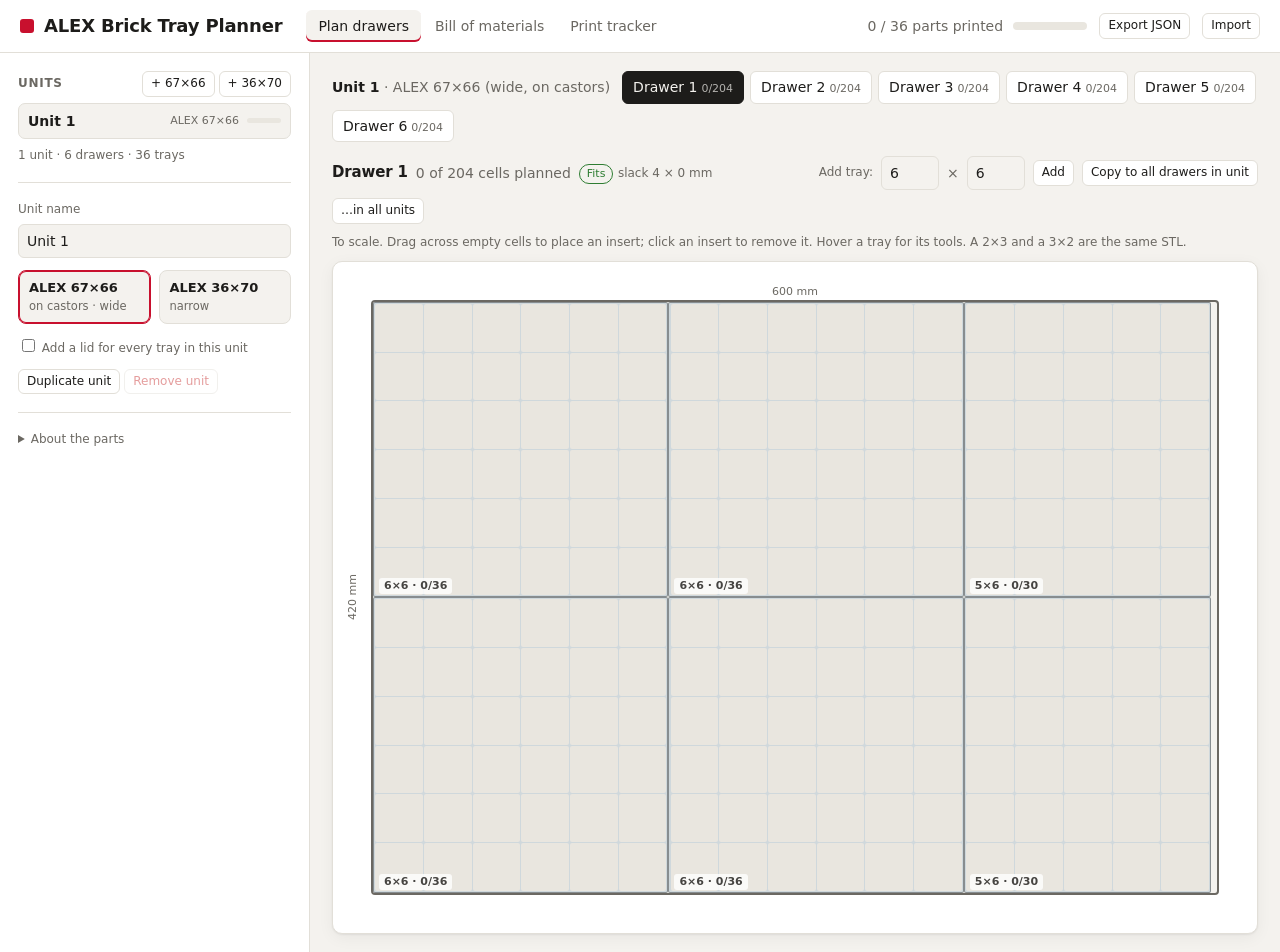
<file: alex/index.html>
<!doctype html>
<html lang="en">
<head>
<meta charset="utf-8">
<meta name="viewport" content="width=device-width, initial-scale=1">
<title>ALEX Brick Tray Planner</title>
<style>
  :root {
    --bg: #f4f2ee; --panel: #ffffff; --ink: #1d1c1a; --muted: #6b6862; --line: #e2dfd8;
    --accent: #c8102e; --accent-ink: #fff; --ok: #2e7d32; --warn: #b26a00; --bad: #c62828;
    --grid: #f9f7f3; --cell: #e9e6df; --insert: #ffd83d; --insert-ink: #3a3000; --tray: #cfd8dc;
    --shadow: 0 1px 2px rgba(0,0,0,.06), 0 4px 16px rgba(0,0,0,.05);
  }
  @media (prefers-color-scheme: dark) {
    :root:not([data-theme="light"]) {
      --bg: #18181a; --panel: #222225; --ink: #ecebe8; --muted: #9a9892; --line: #35353a;
      --grid: #2a2a2e; --cell: #3a3a40; --tray: #44505a; --shadow: 0 1px 2px rgba(0,0,0,.4);
    }
  }
  * { box-sizing: border-box; }
  body { margin: 0; background: var(--bg); color: var(--ink); font: 14px/1.45 system-ui, -apple-system, "Segoe UI", Roboto, sans-serif; }
  button, input, select { font: inherit; color: inherit; }
  button { cursor: pointer; }
  h1, h2, h3 { margin: 0; font-weight: 650; letter-spacing: -.01em; }
  h1 { font-size: 18px; } h2 { font-size: 15px; } h3 { font-size: 12px; color: var(--muted); text-transform: uppercase; letter-spacing: .06em; }
  .muted { color: var(--muted); }
  .mono { font-variant-numeric: tabular-nums; font-family: ui-monospace, "Cascadia Mono", Consolas, monospace; font-size: 12.5px; }

  header { display: flex; align-items: center; gap: 12px; flex-wrap: wrap; padding: 10px 20px; border-bottom: 1px solid var(--line); background: var(--panel); position: sticky; top: 0; z-index: 5; }
  header .brand { display: flex; align-items: center; gap: 10px; }
  header .brand .dot { width: 14px; height: 14px; background: var(--accent); border-radius: 3px; }
  header .spacer { flex: 1; }
  header .progress { display: flex; align-items: center; gap: 10px; min-width: 220px; }
  .bar { flex: 1; height: 8px; background: var(--cell); border-radius: 99px; overflow: hidden; }
  .bar > i { display: block; height: 100%; background: var(--ok); width: 0; transition: width .3s; }

  .layout { display: grid; grid-template-columns: 310px 1fr; min-height: calc(100vh - 53px); }
  aside { border-right: 1px solid var(--line); background: var(--panel); padding: 18px; display: flex; flex-direction: column; gap: 16px; }
  main { padding: 18px 22px; min-width: 0; }
  @media (max-width: 900px) { .layout { grid-template-columns: 1fr; } aside { border-right: 0; border-bottom: 1px solid var(--line); } }
  hr { border: 0; border-top: 1px solid var(--line); margin: 2px 0; }

  .field { display: flex; flex-direction: column; gap: 5px; }
  .field label { font-size: 12px; color: var(--muted); }
  .row { display: flex; gap: 8px; align-items: center; flex-wrap: wrap; }
  .row.tight { gap: 4px; }
  input[type=number], input[type=text], select {
    background: var(--bg); border: 1px solid var(--line); border-radius: 6px; padding: 6px 8px; min-width: 0; width: 100%;
  }
  input[type=number] { width: 84px; }
  .btn { background: var(--panel); border: 1px solid var(--line); border-radius: 6px; padding: 6px 10px; }
  .btn:hover { border-color: var(--muted); }
  .btn.primary { background: var(--accent); color: var(--accent-ink); border-color: var(--accent); }
  .btn.small { padding: 3px 8px; font-size: 12px; }
  .btn.icon { padding: 3px 9px; font-weight: 700; line-height: 1; }
  .btn.danger { color: var(--bad); }
  .btn:disabled { opacity: .45; cursor: default; }

  .units { display: flex; flex-direction: column; gap: 4px; }
  .units button { display: flex; align-items: center; gap: 8px; text-align: left; padding: 7px 9px; border-radius: 7px; border: 1px solid transparent; background: none; width: 100%; }
  .units button:hover { background: var(--bg); }
  .units button.on { background: var(--bg); border-color: var(--line); }
  .units button .n { font-weight: 600; flex: 1; min-width: 0; overflow: hidden; text-overflow: ellipsis; white-space: nowrap; }
  .units button .s { font-size: 11px; color: var(--muted); white-space: nowrap; }
  .units button .p { width: 34px; height: 5px; background: var(--cell); border-radius: 99px; overflow: hidden; }
  .units button .p i { display: block; height: 100%; background: var(--ok); }

  .choice { display: grid; grid-template-columns: 1fr 1fr; gap: 8px; }
  .choice button { text-align: left; padding: 8px 10px; border-radius: 8px; border: 1px solid var(--line); background: var(--bg); }
  .choice button.on { border-color: var(--accent); box-shadow: inset 0 0 0 1px var(--accent); }
  .choice button b { display: block; font-size: 13px; }
  .choice button span { display: block; font-size: 11.5px; color: var(--muted); }

  .seg { display: inline-flex; border: 1px solid var(--line); border-radius: 6px; overflow: hidden; }
  .seg button { border: 0; background: var(--bg); padding: 6px 12px; }
  .seg button.on { background: var(--ink); color: var(--bg); }

  .tabs { display: flex; gap: 2px; margin-left: 12px; }
  .tabs button { border: 0; background: none; padding: 6px 12px; color: var(--muted); border-radius: 6px; font-weight: 500; }
  .tabs button:hover { color: var(--ink); background: var(--bg); }
  .tabs button.on { color: var(--ink); background: var(--bg); box-shadow: inset 0 -2px 0 var(--accent); }
  .pill { display: inline-block; font-size: 11px; padding: 1px 7px; border-radius: 99px; border: 1px solid var(--line); color: var(--muted); }
  .pill.ok { color: var(--ok); border-color: var(--ok); } .pill.warn { color: var(--warn); border-color: var(--warn); } .pill.bad { color: var(--bad); border-color: var(--bad); }

  .card { background: var(--panel); border: 1px solid var(--line); border-radius: 10px; padding: 14px; box-shadow: var(--shadow); }
  .drawer-tabs { display: flex; gap: 6px; flex-wrap: wrap; margin-bottom: 14px; align-items: center; }
  .drawer-tabs button { border: 1px solid var(--line); background: var(--panel); border-radius: 6px; padding: 5px 10px; }
  .drawer-tabs button.on { background: var(--ink); color: var(--bg); border-color: var(--ink); }
  .drawer-tabs button i { font-style: normal; color: var(--muted); font-size: 11px; margin-left: 4px; }
  .drawer-tabs button.on i { color: inherit; opacity: .7; }

  .stage { position: relative; margin: 0 auto; }
  .stage .dim { position: absolute; font-size: 11px; color: var(--muted); }
  .canvas { position: absolute; background: var(--bg); border: 2px solid var(--muted); border-radius: 4px; box-sizing: content-box; }
  .tray { position: absolute; background: var(--tray); border-radius: 2px; box-shadow: inset 0 0 0 1px rgba(0,0,0,.35); }
  .tray.overflow { box-shadow: inset 0 0 0 2px var(--bad); }
  .tray .grid { position: absolute; display: grid; gap: 1px; touch-action: none; user-select: none; }
  .grid .c { background: var(--cell); border-radius: 2px; }
  .grid .c.hl { background: var(--insert); opacity: .5; }
  .grid .c.bad { background: var(--bad); opacity: .5; }
  .grid .ins { position: absolute; background: var(--insert); color: var(--insert-ink); border-radius: 3px; display: flex; align-items: center; justify-content: center;
    font-size: 12px; font-weight: 600; box-shadow: inset 0 0 0 1px rgba(0,0,0,.15); cursor: pointer; }
  .grid .ins:hover { filter: brightness(.92); }
  .grid .ins:hover::after { content: "×"; position: absolute; top: 1px; right: 5px; font-size: 13px; }
  .tray .lbl { position: absolute; left: 6px; bottom: 3px; font-size: 11px; font-weight: 600; color: var(--ink); opacity: .8; pointer-events: none; z-index: 2;
    background: var(--panel); padding: 0 5px; border-radius: 3px; }
  .tray .lbl.custom { color: var(--warn); }
  .tray .tools { position: absolute; right: 4px; bottom: 3px; display: none; gap: 2px; z-index: 3; white-space: nowrap; }
  .tray:hover .tools { display: flex; }
  .tray:hover .lbl { display: none; }
  .tray .tools button { padding: 2px 5px; font-size: 11px; line-height: 1.3; white-space: nowrap; }

  table { width: 100%; border-collapse: collapse; }
  th, td { text-align: left; padding: 7px 8px; border-bottom: 1px solid var(--line); vertical-align: middle; }
  th { font-size: 11.5px; color: var(--muted); text-transform: uppercase; letter-spacing: .05em; font-weight: 600; }
  td.num, th.num { text-align: right; font-variant-numeric: tabular-nums; }
  tr.done td { opacity: .55; }
  tfoot td { font-weight: 650; border-top: 2px solid var(--line); }
  .counter { display: inline-flex; align-items: center; gap: 4px; }
  .counter input { width: 52px; text-align: center; padding: 3px; }
  .minibar { width: 90px; height: 6px; background: var(--cell); border-radius: 99px; overflow: hidden; display: inline-block; vertical-align: middle; }
  .minibar i { display: block; height: 100%; background: var(--ok); }
  .stats { display: grid; grid-template-columns: repeat(auto-fit, minmax(140px, 1fr)); gap: 10px; margin-bottom: 14px; }
  .stat { background: var(--panel); border: 1px solid var(--line); border-radius: 8px; padding: 10px 12px; }
  .stat b { display: block; font-size: 20px; font-weight: 650; letter-spacing: -.02em; }
  .stat span { font-size: 11.5px; color: var(--muted); }
  .note { font-size: 12px; color: var(--muted); }
  .warnbox { border-left: 3px solid var(--warn); padding: 6px 10px; background: var(--panel); border-radius: 0 6px 6px 0; font-size: 12.5px; }
  .hidden { display: none !important; }
  details summary { cursor: pointer; color: var(--muted); font-size: 12px; }
  .byunit { font-size: 11px; color: var(--muted); }
</style>
</head>
<body>

<header>
  <div class="brand"><div class="dot"></div><h1>ALEX Brick Tray Planner</h1></div>
  <nav class="tabs">
    <button data-tab="plan" class="on">Plan drawers</button>
    <button data-tab="bom">Bill of materials</button>
    <button data-tab="track">Print tracker</button>
  </nav>
  <div class="spacer"></div>
  <div class="progress"><span class="muted" id="hdr-progress">0 / 0 printed</span><div class="bar"><i id="hdr-bar"></i></div></div>
  <button class="btn small" id="btn-export">Export JSON</button>
  <button class="btn small" id="btn-import">Import</button>
  <input type="file" id="file-import" accept="application/json" class="hidden">
</header>

<div class="layout">
<aside>
  <div>
    <div class="row" style="justify-content:space-between;margin-bottom:6px"><h3>Units</h3>
      <span class="row tight"><button class="btn small" id="btn-add-wide">+ 67×66</button><button class="btn small" id="btn-add-narrow">+ 36×70</button></span></div>
    <div class="units" id="unit-list"></div>
    <p class="note" id="hdr-summary" style="margin:8px 0 0"></p>
  </div>

  <hr>

  <div id="unit-settings">
    <div class="field" style="margin-bottom:12px">
      <label>Unit name</label>
      <input type="text" id="in-name" maxlength="40">
    </div>
    <div class="choice" style="margin-bottom:12px">
      <button data-unit="wide"><b>ALEX 67×66</b><span>on castors · wide</span></button>
      <button data-unit="narrow"><b>ALEX 36×70</b><span>narrow</span></button>
    </div>
    <div class="field" style="margin-bottom:12px">
      <label><input type="checkbox" id="in-lids"> Add a lid for every tray in this unit</label>
    </div>
    <div class="row tight">
      <button class="btn small" id="btn-dup-unit" title="Add a new unit with the same settings and layouts">Duplicate unit</button>
      <button class="btn small danger" id="btn-del-unit">Remove unit</button>
    </div>
  </div>

  <hr>

  <details>
    <summary>About the parts</summary>
    <p class="note">Grid unit = <b>34.25 mm</b>. Inserts are a single open cavity of W×L units, 64 mm tall. Trays hold a W×L grid of inserts: inner = ⌈34.5·n⌉, outer = inner + 3 mm, 66.5 mm tall. Lids sit over a tray with 3.5 mm margin, 22 mm tall. Everything is the standard height so parts can move between drawers and units freely.</p>
    <p class="note">ALEX 67×66: 6 drawers, ~600 × 420 mm inside → 4 × 6×6 + 2 × 5×6 trays. ALEX 36×70: 6 drawers, ~295 × 522 mm inside → 4 × 4×7 trays.</p>
    <p class="note">Stock STLs in the MakerWorld print profile: inserts 1×1…6×6, trays 6×6 and 5×6, lids 6×6 and 5×6. Anything else is generated with the customizer — the BOM shows the values to enter.</p>
    <p class="note">Filament and time estimates use solid 2-wall geometry × 1.24 g/cm³ PLA and 66–88 s/g by part type, from the profile's plate stats (0.2 mm, 2 walls, 15 %). Treat both as ±20 %.</p>
  </details>
</aside>

<main>

  <section id="tab-plan">
    <div class="drawer-tabs" id="drawer-tabs"></div>
    <div class="row" style="margin-bottom:10px">
      <h2 id="drawer-title">Drawer</h2>
      <span class="muted" id="drawer-cells"></span>
      <span id="drawer-fit"></span>
      <div class="spacer" style="flex:1"></div>
      <span class="muted" style="font-size:12px">Add tray:</span>
      <input type="number" id="add-w" value="6" min="1" max="12" style="width:58px"> <span class="muted">×</span>
      <input type="number" id="add-l" value="6" min="1" max="12" style="width:58px">
      <button class="btn small" id="btn-add-tray">Add</button>
      <button class="btn small" id="btn-copy-drawer" title="Replace every other drawer in this unit with this layout">Copy to all drawers in unit</button>
      <button class="btn small" id="btn-copy-drawer-all" title="Replace every drawer in every unit of the same type with this layout">…in all units</button>
    </div>
    <p class="note" style="margin:0 0 10px">To scale. Drag across empty cells to place an insert; click an insert to remove it. Hover a tray for its tools. A 2×3 and a 3×2 are the same STL.</p>
    <div class="card" id="drawer-view"></div>
  </section>

  <section id="tab-bom" class="hidden">
    <div class="row" style="margin-bottom:12px">
      <label class="muted" style="font-size:12px">Show</label>
      <select id="bom-filter" style="width:auto"></select>
    </div>
    <div class="stats" id="bom-stats"></div>
    <div class="card"><table id="bom-table"></table></div>
  </section>

  <section id="tab-track" class="hidden">
    <div class="stats" id="track-stats"></div>
    <div class="row" style="margin-bottom:10px">
      <label><input type="checkbox" id="track-hide-done"> Hide finished parts</label>
      <div style="flex:1"></div>
      <span class="note">Counts are across all units — parts are interchangeable. Type the count you've printed, or use ± after each plate.</span>
    </div>
    <div class="card"><table id="track-table"></table></div>
  </section>
</main>
</div>

<script>
/* ---------- geometry from ikea_brick_trays.scad ---------- */
const G = {
  insert: { inner: 32.25, h: 62.0, wall: 1.0, bottom: 2.0 },
  tray:   { pitch: 34.5, h: 64.5, wall: 1.5, bottom: 2.0 },
  lid:    { pitch: 34.5, h: 20.0, wall: 2.0, bottom: 2.0, margin: 3.5 },
  density: 1.24, secPerGram: { tray: 66, insert: 88, lid: 65 }, // s/g from the profile's plate stats
};
const UNIT = G.insert.inner + 2 * G.insert.wall; // 34.25

function partDims(type, w, l) {
  if (type === 'insert') {
    return { ow: w * UNIT, ol: l * UNIT, oh: G.insert.h + G.insert.bottom,
             iw: G.insert.inner + (w - 1) * UNIT, il: G.insert.inner + (l - 1) * UNIT, ih: G.insert.h,
             wall: G.insert.wall, bottom: G.insert.bottom };
  }
  if (type === 'tray') {
    const iw = Math.ceil(G.tray.pitch * w), il = Math.ceil(G.tray.pitch * l);
    return { ow: iw + 2 * G.tray.wall, ol: il + 2 * G.tray.wall, oh: G.tray.h + G.tray.bottom,
             iw, il, ih: G.tray.h, wall: G.tray.wall, bottom: G.tray.bottom };
  }
  const iw = Math.ceil(G.lid.pitch * w) + G.lid.margin, il = Math.ceil(G.lid.pitch * l) + G.lid.margin;
  return { ow: iw + 2 * G.lid.wall, ol: il + 2 * G.lid.wall, oh: G.lid.h + G.lid.bottom,
           iw, il, ih: G.lid.h, wall: G.lid.wall, bottom: G.lid.bottom };
}
function partGrams(d) {
  const walls = 2 * (d.ow + d.ol) * d.oh * d.wall;      // mm³, treats thin walls as solid
  const base  = d.ow * d.ol * d.bottom;
  return (walls + base) / 1000 * G.density;
}
const isStock = (type, w, l) =>
  type === 'insert' ? (w <= 6 && l <= 6) : ((w === 6 && l === 6) || (w === 5 && l === 6));
const norm = (w, l) => w <= l ? [w, l] : [l, w];
const partId = (type, w, l) => { const [a, b] = norm(w, l); return `${type}_${a}x${b}`; };

/* ---------- presets ---------- */
const PRESETS = {
  wide:   { name: 'ALEX 67×66', long: 'ALEX 67×66 (wide, on castors)', dw: 600, dd: 420, drawers: 6, trays: [[6,6],[6,6],[5,6],[6,6],[6,6],[5,6]] },
  narrow: { name: 'ALEX 36×70', long: 'ALEX 36×70 (narrow)',            dw: 295, dd: 522, drawers: 6, trays: [[4,7],[4,7],[4,7],[4,7]] },
};

/* ---------- state ---------- */
const KEY = 'alex-brick-planner-v3';
let seq = Date.now();
const uid = () => (seq++).toString(36);
let S = load() || migrate() || fresh();
let ui = { tab: 'plan', unit: 0, drawer: 0, hideDone: false, bomFilter: 'all' };

function fresh() { return { units: [newUnit('wide', 'Unit 1')], printed: {} }; }
function newUnit(type, name) {
  const p = PRESETS[type];
  const u = { id: uid(), name, type, lids: false, drawers: [] };
  for (let i = 0; i < p.drawers; i++) u.drawers.push(newDrawer(type));
  return u;
}
function newDrawer(type) { return { trays: PRESETS[type].trays.map(([w, l]) => newTray(w, l)) }; }
function newTray(w, l) { return { id: uid(), w, l, inserts: [] }; }
const clone = o => JSON.parse(JSON.stringify(o));
function cloneDrawer(d) { return { trays: d.trays.map(t => ({ ...newTray(t.w, t.l), inserts: clone(t.inserts) })) }; }
function load() { try { return JSON.parse(localStorage.getItem(KEY)); } catch { return null; } }
function migrate() {   // older saves: v2 had per-unit sizes/deep, v1 had a single unit at the top level
  try {
    const v2 = JSON.parse(localStorage.getItem('alex-brick-planner-v2'));
    if (v2 && v2.units) return normalize(v2);
    const o = JSON.parse(localStorage.getItem('alex-brick-planner-v1')); if (!o || !o.drawers) return null;
    return normalize({ units: [{ id: uid(), name: 'Unit 1', type: o.unit, lids: o.lids, drawers: o.drawers }], printed: o.printed || {} });
  } catch { return null; }
}
function normalize(j) {   // keep only what this version uses; deep part ids collapse onto the standard ones
  const printed = {};
  for (const [k, v] of Object.entries(j.printed || {})) { const id = k.replace('_deep', ''); printed[id] = (printed[id] | 0) + (v | 0); }
  return { units: j.units.map(u => ({ id: u.id || uid(), name: u.name, type: PRESETS[u.type] ? u.type : 'wide', lids: !!u.lids, drawers: u.drawers })), printed };
}
function save() { try { localStorage.setItem(KEY, JSON.stringify(S)); } catch {} }
const cur = () => S.units[ui.unit];

/* ---------- derived: bill of materials ---------- */
function bom(units = S.units) {
  const map = new Map();
  const add = (u, type, w, l, n) => {
    const id = partId(type, w, l);
    if (!map.has(id)) {
      const [a, b] = norm(w, l), d = partDims(type, a, b), g = partGrams(d);
      map.set(id, { id, type, w: a, l: b, dims: d, grams: g, secs: g * G.secPerGram[type],
                    stock: isStock(type, a, b), need: 0, byUnit: new Map() });
    }
    const p = map.get(id); p.need += n; p.byUnit.set(u.name, (p.byUnit.get(u.name) || 0) + n);
  };
  for (const u of units) for (const dr of u.drawers) for (const t of dr.trays) {
    add(u, 'tray', t.w, t.l, 1);
    if (u.lids) add(u, 'lid', t.w, t.l, 1);
    for (const ins of t.inserts) add(u, 'insert', ins.w, ins.h, 1);
  }
  const order = { tray: 0, lid: 1, insert: 2 };
  return [...map.values()].sort((a, b) => order[a.type] - order[b.type] || a.w - b.w || a.l - b.l);
}
const printedOf = id => Math.max(0, S.printed[id] | 0);

/* ---------- drawer packing (shelf) ---------- */
function packDrawer(u, dr) {
  const { dw, dd } = PRESETS[u.type];
  const placed = []; let x = 0, y = 0, rowH = 0;
  for (const t of dr.trays) {
    const d = partDims('tray', t.w, t.l);
    let w = d.ow, l = d.ol, rot = false;
    if (x + w > dw && x + l <= dw && w !== l) { [w, l] = [l, w]; rot = true; }
    if (x + w > dw && x > 0) { x = 0; y += rowH; rowH = 0; }
    if (x + w > dw && x === 0 && l < w) { [w, l] = [l, w]; rot = !rot; }
    placed.push({ t, x, y, w, l, rot, overflow: x + w > dw + 0.01 || y + l > dd + 0.01 });
    x += w; rowH = Math.max(rowH, l);
  }
  return placed;
}

/* ---------- rendering ---------- */
const $ = s => document.querySelector(s);
const fmt = n => Number.isInteger(n) ? String(n) : (+n.toFixed(2)).toString();
const hrs = s => (s / 3600).toFixed(1) + ' h';
const esc = s => String(s).replace(/[&<>"]/g, c => ({ '&': '&amp;', '<': '&lt;', '>': '&gt;', '"': '&quot;' }[c]));

function render() {
  save();
  if (ui.unit >= S.units.length) ui.unit = Math.max(0, S.units.length - 1);
  renderSidebar(); renderHeader();
  document.querySelectorAll('.tabs button').forEach(b => b.classList.toggle('on', b.dataset.tab === ui.tab));
  for (const t of ['plan', 'bom', 'track']) $(`#tab-${t}`).classList.toggle('hidden', ui.tab !== t);
  if (ui.tab === 'plan') renderPlan();
  if (ui.tab === 'bom') renderBom();
  if (ui.tab === 'track') renderTrack();
}

function renderSidebar() {
  const list = $('#unit-list'); list.innerHTML = '';
  S.units.forEach((u, i) => {
    const bt = document.createElement('button'); bt.classList.toggle('on', i === ui.unit);
    const ub = bom([u]), need = ub.reduce((a, p) => a + p.need, 0);
    const done = ub.reduce((a, p) => a + Math.min(p.need, printedOf(p.id)), 0);   // printed pool is shared, so this is "could be fully served"
    bt.innerHTML = `<span class="n">${esc(u.name)}</span><span class="s">${PRESETS[u.type].name}</span><span class="p" title="${done}/${need} parts"><i style="width:${need ? done / need * 100 : 0}%"></i></span>`;
    bt.onclick = () => { ui.unit = i; ui.drawer = 0; render(); };
    list.appendChild(bt);
  });
  const u = cur(); $('#unit-settings').classList.toggle('hidden', !u);
  if (u) {
    $('#in-name').value = u.name;
    document.querySelectorAll('[data-unit]').forEach(b => b.classList.toggle('on', b.dataset.unit === u.type));
    $('#in-lids').checked = u.lids;
    $('#btn-del-unit').disabled = S.units.length <= 1;
  }
}

function renderHeader() {
  const b = bom();
  const need = b.reduce((a, p) => a + p.need, 0), done = b.reduce((a, p) => a + Math.min(p.need, printedOf(p.id)), 0);
  $('#hdr-progress').textContent = `${done} / ${need} parts printed`;
  $('#hdr-bar').style.width = (need ? done / need * 100 : 0) + '%';
  const drawers = S.units.reduce((a, u) => a + u.drawers.length, 0), trays = S.units.reduce((a, u) => a + u.drawers.reduce((x, d) => x + d.trays.length, 0), 0);
  $('#hdr-summary').textContent = `${S.units.length} unit${S.units.length === 1 ? '' : 's'} · ${drawers} drawers · ${trays} trays`;
}

/* --- plan tab --- */
function renderPlan() {
  const u = cur(); if (!u) return;
  if (ui.drawer >= u.drawers.length) ui.drawer = Math.max(0, u.drawers.length - 1);
  const tabs = $('#drawer-tabs'); tabs.innerHTML = `<span class="muted" style="margin-right:6px"><b style="color:var(--ink)">${esc(u.name)}</b> · ${PRESETS[u.type].long}</span>`;
  u.drawers.forEach((dr, i) => {
    const b = document.createElement('button');
    const cells = dr.trays.reduce((a, t) => a + t.w * t.l, 0), used = dr.trays.reduce((a, t) => a + t.inserts.reduce((x, s) => x + s.w * s.h, 0), 0);
    b.innerHTML = `Drawer ${i + 1}<i>${used}/${cells}</i>`;
    b.classList.toggle('on', i === ui.drawer);
    b.onclick = () => { ui.drawer = i; render(); };
    tabs.appendChild(b);
  });
  const dr = u.drawers[ui.drawer]; if (!dr) return;
  $('#drawer-title').textContent = `Drawer ${ui.drawer + 1}`;
  const cells = dr.trays.reduce((a, t) => a + t.w * t.l, 0), used = dr.trays.reduce((a, t) => a + t.inserts.reduce((x, s) => x + s.w * s.h, 0), 0);
  $('#drawer-cells').textContent = `${used} of ${cells} cells planned`;
  renderDrawerCanvas(u, dr);
}

function renderDrawerCanvas(u, dr) {
  const view = $('#drawer-view'); view.innerHTML = '';
  const { dw: W, dd: D } = PRESETS[u.type];
  const pad = 26, availW = Math.max(300, view.clientWidth - 28 - pad * 2);
  const sc = Math.min(availW / W, 760 / D);                     // px per mm
  const placed = packDrawer(u, dr);
  const stage = document.createElement('div'); stage.className = 'stage';
  stage.style.width = (W * sc + pad * 2) + 'px'; stage.style.height = (D * sc + pad * 2) + 'px';
  stage.innerHTML = `<span class="dim" style="left:${pad}px;right:${pad}px;top:${pad - 18}px;text-align:center">${W} mm</span>
    <span class="dim" style="left:${pad - 12}px;top:${pad + D * sc / 2}px;transform:rotate(-90deg) translate(-50%,-100%);transform-origin:0 0;white-space:nowrap">${D} mm</span>`;
  const canvas = document.createElement('div'); canvas.className = 'canvas';
  canvas.style.left = (pad - 2) + 'px'; canvas.style.top = (pad - 2) + 'px'; canvas.style.width = (W * sc) + 'px'; canvas.style.height = (D * sc) + 'px';
  stage.appendChild(canvas); view.appendChild(stage);

  placed.forEach((p, idx) => canvas.appendChild(trayBox(u, dr, p, idx, sc)));

  const overflow = placed.some(p => p.overflow);
  const usedW = placed.length ? Math.max(...placed.map(p => p.x + p.w)) : 0, usedD = placed.length ? Math.max(...placed.map(p => p.y + p.l)) : 0;
  $('#drawer-fit').innerHTML = `<span class="pill ${overflow ? 'bad' : 'ok'}">${overflow ? 'Trays overflow the drawer' : 'Fits'}</span> <span class="muted" style="font-size:12px">slack ${fmt(W - usedW)} × ${fmt(D - usedD)} mm</span>`;
}

function trayBox(u, dr, p, idx, sc) {
  const t = p.t, d = partDims('tray', t.w, t.l);
  const box = document.createElement('div'); box.className = 'tray' + (p.overflow ? ' overflow' : '');
  box.style.left = (p.x * sc) + 'px'; box.style.top = (p.y * sc) + 'px'; box.style.width = (p.w * sc) + 'px'; box.style.height = (p.l * sc) + 'px';
  const wall = G.tray.wall * sc, cols = p.rot ? t.l : t.w, rows = p.rot ? t.w : t.l;
  const grid = document.createElement('div'); grid.className = 'grid';
  grid.style.left = wall + 'px'; grid.style.top = wall + 'px'; grid.style.width = (p.w * sc - 2 * wall) + 'px'; grid.style.height = (p.l * sc - 2 * wall) + 'px';
  grid.style.gridTemplateColumns = `repeat(${cols}, 1fr)`; grid.style.gridTemplateRows = `repeat(${rows}, 1fr)`;
  grid._cells = [];                                               // indexed by logical y * t.w + x
  for (let r = 0; r < rows; r++) for (let c = 0; c < cols; c++) {
    const x = p.rot ? r : c, y = p.rot ? c : r;                    // logical (unrotated) coords
    const el = document.createElement('div'); el.className = 'c'; el.dataset.x = x; el.dataset.y = y;
    grid.appendChild(el); grid._cells[y * t.w + x] = el;
  }
  box.appendChild(grid);
  requestAnimationFrame(() => layoutInserts(grid, t));
  bindGridDrag(grid, t);

  const used = t.inserts.reduce((a, s) => a + s.w * s.h, 0), cells = t.w * t.l, stock = isStock('tray', t.w, t.l);
  const lbl = document.createElement('span'); lbl.className = 'lbl' + (stock ? '' : ' custom');
  lbl.textContent = `${t.w}×${t.l} · ${used}/${cells}${stock ? '' : ' · custom'}`; box.appendChild(lbl);
  const tools = document.createElement('div'); tools.className = 'tools';
  tools.innerHTML = `<button class="btn" data-a="fill" title="Fill empty cells with 1×1 inserts">Fill</button><button class="btn" data-a="clear" title="Remove all inserts">Clear</button>
    <button class="btn" data-a="same" title="Copy this insert layout to every ${t.w}×${t.l} tray in every unit">→ all</button>
    <button class="btn" data-a="left" title="Move earlier">‹</button><button class="btn" data-a="right" title="Move later">›</button><button class="btn" data-a="del" title="Remove tray">×</button>`;
  tools.querySelectorAll('[data-a]').forEach(b => b.onclick = ev => {
    ev.stopPropagation(); const a = b.dataset.a;
    if (a === 'del') dr.trays.splice(idx, 1);
    if (a === 'left' && idx > 0) [dr.trays[idx - 1], dr.trays[idx]] = [dr.trays[idx], dr.trays[idx - 1]];
    if (a === 'right' && idx < dr.trays.length - 1) [dr.trays[idx + 1], dr.trays[idx]] = [dr.trays[idx], dr.trays[idx + 1]];
    if (a === 'clear') t.inserts = [];
    if (a === 'fill') { const occ = occupancy(t); for (let y = 0; y < t.l; y++) for (let x = 0; x < t.w; x++) if (!occ[y][x]) t.inserts.push({ x, y, w: 1, h: 1 }); }
    if (a === 'same') for (const u2 of S.units) for (const d2 of u2.drawers) for (const t2 of d2.trays) if (t2 !== t && t2.w === t.w && t2.l === t.l) t2.inserts = clone(t.inserts);
    render();
  });
  box.appendChild(tools);
  box.title = `Tray ${t.w}×${t.l} · ${fmt(d.ow)} × ${fmt(d.ol)} × ${fmt(d.oh)} mm`;
  return box;
}

function occupancy(t) {
  const occ = Array.from({ length: t.l }, () => Array(t.w).fill(null));
  t.inserts.forEach((ins, i) => { for (let y = ins.y; y < ins.y + ins.h; y++) for (let x = ins.x; x < ins.x + ins.w; x++) occ[y][x] = i; });
  return occ;
}
function layoutInserts(grid, t) {
  grid.querySelectorAll('.ins').forEach(e => e.remove());
  const cells = grid._cells; if (!cells || !cells.length) return;
  const r0 = grid.getBoundingClientRect();
  t.inserts.forEach((ins, i) => {
    const a = cells[ins.y * t.w + ins.x].getBoundingClientRect(), b = cells[(ins.y + ins.h - 1) * t.w + ins.x + ins.w - 1].getBoundingClientRect();
    const e = document.createElement('div'); e.className = 'ins';
    e.style.left = (a.left - r0.left) + 'px'; e.style.top = (a.top - r0.top) + 'px';
    e.style.width = (b.right - a.left) + 'px'; e.style.height = (b.bottom - a.top) + 'px';
    const [nw, nl] = norm(ins.w, ins.h); e.textContent = `${nw}×${nl}`;
    e.title = 'Click to remove';
    e.onclick = ev => { ev.stopPropagation(); t.inserts.splice(i, 1); render(); };
    grid.appendChild(e);
  });
}
function bindGridDrag(grid, t) {
  let start = null;
  const cellAt = (ev) => { const el = document.elementFromPoint(ev.clientX, ev.clientY); return el && el.classList.contains('c') && grid.contains(el) ? el : null; };
  const rect = (a, b) => ({ x: Math.min(a.x, b.x), y: Math.min(a.y, b.y), w: Math.abs(a.x - b.x) + 1, h: Math.abs(a.y - b.y) + 1 });
  const free = (r, occ) => { for (let y = r.y; y < r.y + r.h; y++) for (let x = r.x; x < r.x + r.w; x++) if (occ[y][x] !== null) return false; return true; };
  const paint = (r, ok) => { grid.querySelectorAll('.c').forEach(c => { const x = +c.dataset.x, y = +c.dataset.y; const inR = x >= r.x && x < r.x + r.w && y >= r.y && y < r.y + r.h; c.classList.toggle('hl', inR && ok); c.classList.toggle('bad', inR && !ok); }); };
  grid.addEventListener('pointerdown', ev => {
    const c = cellAt(ev); if (!c) return;
    start = { x: +c.dataset.x, y: +c.dataset.y }; try { grid.setPointerCapture(ev.pointerId); } catch {}
    paint(rect(start, start), free(rect(start, start), occupancy(t)));
  });
  grid.addEventListener('pointermove', ev => {
    if (!start) return; const c = cellAt(ev); if (!c) return;
    const r = rect(start, { x: +c.dataset.x, y: +c.dataset.y }); paint(r, free(r, occupancy(t)));
  });
  const finish = ev => {
    if (!start) return;
    const c = cellAt(ev); const end = c ? { x: +c.dataset.x, y: +c.dataset.y } : start;
    const r = rect(start, end); start = null;
    if (free(r, occupancy(t))) { t.inserts.push(r); render(); } else paint({ x: 0, y: 0, w: 0, h: 0 }, true);
  };
  grid.addEventListener('pointerup', finish);
  window.addEventListener('pointerup', finish);
  grid.addEventListener('pointercancel', () => { start = null; paint({ x: 0, y: 0, w: 0, h: 0 }, true); });
}

/* --- BOM tab --- */
function customizerHint(p) {
  return `box type = <b>${p.type}</b>, deep = <b>false</b>, width = <b>${p.w}</b>, length = <b>${p.l}</b>`;
}
const byUnitCell = p => `<td class="byunit">${[...p.byUnit].map(([n, c]) => `${esc(n)} ${c}`).join(' · ')}</td>`;
function renderBom() {
  const sel = $('#bom-filter');
  sel.innerHTML = `<option value="all">All units</option>` + S.units.map(u => `<option value="${esc(u.id)}">${esc(u.name)}</option>`).join('');
  if (![...sel.options].some(o => o.value === ui.bomFilter)) ui.bomFilter = 'all';
  sel.value = ui.bomFilter;
  const units = ui.bomFilter === 'all' ? S.units : S.units.filter(u => u.id === ui.bomFilter);
  const b = bom(units);
  const parts = b.reduce((a, p) => a + p.need, 0), grams = b.reduce((a, p) => a + p.need * p.grams, 0), secs = b.reduce((a, p) => a + p.need * p.secs, 0);
  const custom = b.filter(p => !p.stock).reduce((a, p) => a + p.need, 0);
  $('#bom-stats').innerHTML = `
    <div class="stat"><b>${parts}</b><span>parts to print</span></div>
    <div class="stat"><b>${(grams / 1000).toFixed(2)} kg</b><span>filament (est.)</span></div>
    <div class="stat"><b>${hrs(secs)}</b><span>print time (est.)</span></div>
    <div class="stat"><b>${custom}</b><span>parts need the customizer</span></div>`;
  const multi = units.length > 1;
  let h = `<thead><tr><th>Part</th><th>Outer W×L×H (mm)</th><th>Inner cavity (mm)</th><th>Source</th><th class="num">Qty</th>${multi ? '<th>By unit</th>' : ''}<th class="num">g each</th><th class="num">Total g</th><th class="num">Total time</th></tr></thead><tbody>`;
  for (const p of b) {
    const d = p.dims;
    h += `<tr><td><b>${esc(p.id)}</b></td><td class="mono">${fmt(d.ow)} × ${fmt(d.ol)} × ${fmt(d.oh)}</td><td class="mono">${fmt(d.iw)} × ${fmt(d.il)} × ${fmt(d.ih)}</td>
      <td>${p.stock ? '<span class="pill ok">stock STL</span>' : `<span class="pill warn">customizer</span> <span class="note">${customizerHint(p)}</span>`}</td>
      <td class="num">${p.need}</td>${multi ? byUnitCell(p) : ''}
      <td class="num">${p.grams.toFixed(0)}</td><td class="num">${(p.need * p.grams).toFixed(0)}</td><td class="num">${hrs(p.need * p.secs)}</td></tr>`;
  }
  h += `</tbody><tfoot><tr><td colspan="4">Total</td><td class="num">${parts}</td>${multi ? '<td></td>' : ''}<td></td><td class="num">${grams.toFixed(0)}</td><td class="num">${hrs(secs)}</td></tr></tfoot>`;
  $('#bom-table').innerHTML = h;
}

/* --- tracker tab --- */
function renderTrack() {
  const b = bom();
  const need = b.reduce((a, p) => a + p.need, 0), done = b.reduce((a, p) => a + Math.min(p.need, printedOf(p.id)), 0);
  const gLeft = b.reduce((a, p) => a + Math.max(0, p.need - printedOf(p.id)) * p.grams, 0), sLeft = b.reduce((a, p) => a + Math.max(0, p.need - printedOf(p.id)) * p.secs, 0);
  $('#track-stats').innerHTML = `
    <div class="stat"><b>${done} / ${need}</b><span>parts printed</span></div>
    <div class="stat"><b>${need ? Math.round(done / need * 100) : 0}%</b><span>complete</span></div>
    <div class="stat"><b>${(gLeft / 1000).toFixed(2)} kg</b><span>filament remaining</span></div>
    <div class="stat"><b>${hrs(sLeft)}</b><span>print time remaining</span></div>
    <div class="stat"><b>${b.filter(p => printedOf(p.id) >= p.need).length} / ${b.length}</b><span>part types finished</span></div>`;
  $('#track-hide-done').checked = ui.hideDone;
  const multi = S.units.length > 1;
  let h = `<thead><tr><th>Part</th><th>Size</th><th class="num">Needed</th>${multi ? '<th>By unit</th>' : ''}<th>Printed</th><th>Progress</th><th class="num">Left</th><th>Status</th></tr></thead><tbody>`;
  for (const p of b) {
    const pr = printedOf(p.id), left = Math.max(0, p.need - pr), pct = Math.min(100, p.need ? pr / p.need * 100 : 0), isDone = left === 0;
    if (ui.hideDone && isDone) continue;
    h += `<tr class="${isDone ? 'done' : ''}"><td><b>${esc(p.id)}</b>${p.stock ? '' : ' <span class="pill warn">customizer</span>'}</td>
      <td class="mono muted">${fmt(p.dims.ow)} × ${fmt(p.dims.ol)} × ${fmt(p.dims.oh)}</td><td class="num">${p.need}</td>${multi ? byUnitCell(p) : ''}
      <td><span class="counter"><button class="btn small icon" data-id="${esc(p.id)}" data-d="-1">−</button><input type="number" min="0" value="${pr}" data-id="${esc(p.id)}"><button class="btn small icon" data-id="${esc(p.id)}" data-d="1">+</button></span></td>
      <td><span class="minibar"><i style="width:${pct}%"></i></span> <span class="muted" style="font-size:12px">${Math.round(pct)}%</span></td>
      <td class="num">${left}</td>
      <td>${isDone ? '<span class="pill ok">done</span>' : pr > 0 ? '<span class="pill">in progress</span>' : '<span class="pill" style="opacity:.6">queued</span>'}</td></tr>`;
  }
  h += '</tbody>';
  const tb = $('#track-table'); tb.innerHTML = h;
  tb.querySelectorAll('button[data-d]').forEach(bt => bt.onclick = () => { S.printed[bt.dataset.id] = Math.max(0, printedOf(bt.dataset.id) + +bt.dataset.d); render(); });
  tb.querySelectorAll('input[data-id]').forEach(inp => inp.onchange = () => { S.printed[inp.dataset.id] = Math.max(0, +inp.value | 0); render(); });
}

/* ---------- wiring ---------- */
const nextName = () => `Unit ${S.units.length + 1}`;
$('#btn-add-wide').onclick = () => { S.units.push(newUnit('wide', nextName())); ui.unit = S.units.length - 1; ui.drawer = 0; render(); };
$('#btn-add-narrow').onclick = () => { S.units.push(newUnit('narrow', nextName())); ui.unit = S.units.length - 1; ui.drawer = 0; render(); };
$('#btn-dup-unit').onclick = () => { const u = cur(); const c = { ...clone(u), id: uid(), name: u.name + ' copy', drawers: u.drawers.map(cloneDrawer) }; S.units.splice(ui.unit + 1, 0, c); ui.unit++; ui.drawer = 0; render(); };
$('#btn-del-unit').onclick = () => { if (S.units.length > 1 && confirm(`Remove "${cur().name}" and all its drawer layouts?`)) { S.units.splice(ui.unit, 1); ui.drawer = 0; render(); } };
$('#in-name').onchange = e => { cur().name = e.target.value.trim() || cur().name; render(); };
document.querySelectorAll('[data-unit]').forEach(b => b.onclick = () => {
  const u = cur(); if (b.dataset.unit === u.type) return;
  const hasWork = u.drawers.some(d => d.trays.some(t => t.inserts.length));
  if (hasWork && !confirm('Changing the unit type resets this unit\'s drawer and tray layouts. Continue?')) return;
  u.type = b.dataset.unit;
  u.drawers = Array.from({ length: PRESETS[u.type].drawers }, () => newDrawer(u.type)); ui.drawer = 0; render();
});
$('#in-lids').onchange = e => { cur().lids = e.target.checked; render(); };
document.querySelectorAll('.tabs button').forEach(b => b.onclick = () => { ui.tab = b.dataset.tab; render(); });
$('#bom-filter').onchange = e => { ui.bomFilter = e.target.value; render(); };
$('#btn-add-tray').onclick = () => { const w = Math.max(1, +$('#add-w').value | 0), l = Math.max(1, +$('#add-l').value | 0); cur().drawers[ui.drawer].trays.push(newTray(w, l)); render(); };
$('#btn-copy-drawer').onclick = () => {
  const u = cur(); if (!confirm(`Replace every other drawer in "${u.name}" with a copy of this drawer's trays and inserts?`)) return;
  const src = u.drawers[ui.drawer]; u.drawers = u.drawers.map((d, i) => i === ui.drawer ? d : cloneDrawer(src)); render();
};
$('#btn-copy-drawer-all').onclick = () => {
  const u = cur(), src = u.drawers[ui.drawer];
  const targets = S.units.filter(x => x.type === u.type);
  if (!confirm(`Replace every drawer in all ${targets.length} ${PRESETS[u.type].name} unit(s) with a copy of this drawer?`)) return;
  for (const x of targets) x.drawers = x.drawers.map(d => d === src ? d : cloneDrawer(src));
  render();
};
$('#track-hide-done').onchange = e => { ui.hideDone = e.target.checked; render(); };
$('#btn-export').onclick = () => {
  const a = document.createElement('a');
  a.href = URL.createObjectURL(new Blob([JSON.stringify(S, null, 1)], { type: 'application/json' }));
  a.download = `alex-brick-plan-${new Date().toISOString().slice(0, 10)}.json`; a.click();
};
$('#btn-import').onclick = () => $('#file-import').click();
$('#file-import').onchange = async e => {
  const f = e.target.files[0]; if (!f) return;
  try {
    const j = JSON.parse(await f.text());
    if (j.units) S = normalize(j);
    else if (j.drawers && PRESETS[j.unit]) S = normalize({ units: [{ id: uid(), name: 'Unit 1', type: j.unit, lids: j.lids, drawers: j.drawers }], printed: j.printed || {} });
    else throw 0;
    ui.unit = 0; ui.drawer = 0; render();
  } catch { alert('That file is not a planner export.'); }
  e.target.value = '';
};
let lastW = 0;   // re-render the canvas when the pane changes width so the scale follows
new ResizeObserver(() => { const w = $('#drawer-view').clientWidth; if (w && w !== lastW) { lastW = w; if (ui.tab === 'plan') renderPlan(); } }).observe($('#drawer-view'));
render();
</script>
</body>
</html>
</file>
